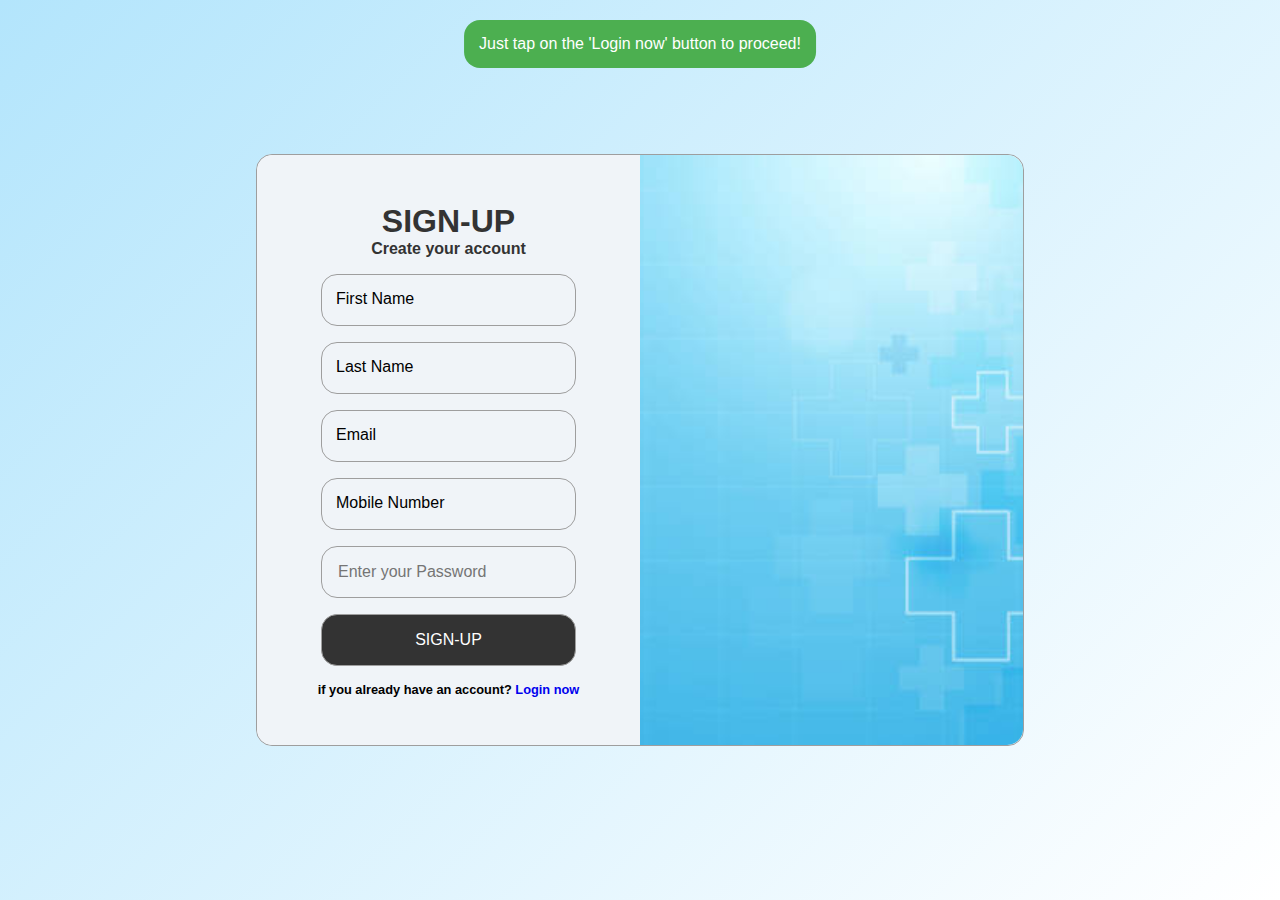
<file: index.html>
<!DOCTYPE html>
<html lang="en">
  <head>
    <meta charset="UTF-8" />
    <meta name="viewport" content="width=device-width, initial-scale=1.0" />
    <link rel="stylesheet" href="registration.css" />
    <title>Registration</title>

    <script>
      window.onload = function () {
        const notification = document.getElementById("notification");
        notification.style.display = "block"; // Show notification
        setTimeout(() => {
          notification.style.display = "none"; // Hide notification after 3 seconds
        }, 3000);
      };
    </script>
  </head>
  <body>
    <main>
      <div id="notification" class="notification">
        Just tap on the 'Login now' button to proceed!
      </div>
      <section class="form-page">
        <h1>SIGN-UP</h1>
        <h2>Create your account</h2>
        <form>
          <div class="input-box">
            <input
              required=""
              type="text"
              name="first-name"
              autocomplete="off"
              class="input"
            />
            <label for="first-name" class="user-label">First Name</label>
          </div>

          <div class="input-box">
            <input
              required=""
              type="text"
              name="Last-name"
              autocomplete="off"
              class="input"
            />
            <label for="last-name" class="user-label">Last Name</label>
          </div>

          <div class="input-box">
            <input
              required=""
              type="email"
              name="email"
              autocomplete="off"
              class="input"
            />
            <label for="email" class="user-label">Email</label>
          </div>

          <div class="input-box">
            <input
              required=""
              type="number"
              name="number"
              autocomplete="off"
              class="input"
            />
            <label for="number" class="user-label">Mobile Number</label>
          </div>

          <div class="input-box">
            <input
              required=""
              type="password"
              name="password"
              placeholder="Enter your Password"
              autocomplete="off"
              class="input"
            />
            <label for="password" class="user-label"></label>
          </div>

          <button>SIGN-UP</button>
        </form>
        <h3 class="register">
          if you already have an account? <a href="sign-in.html">Login now</a>
        </h3>
      </section>

      <section class="img-page"></section>
    </main>
  </body>
</html>
</file>
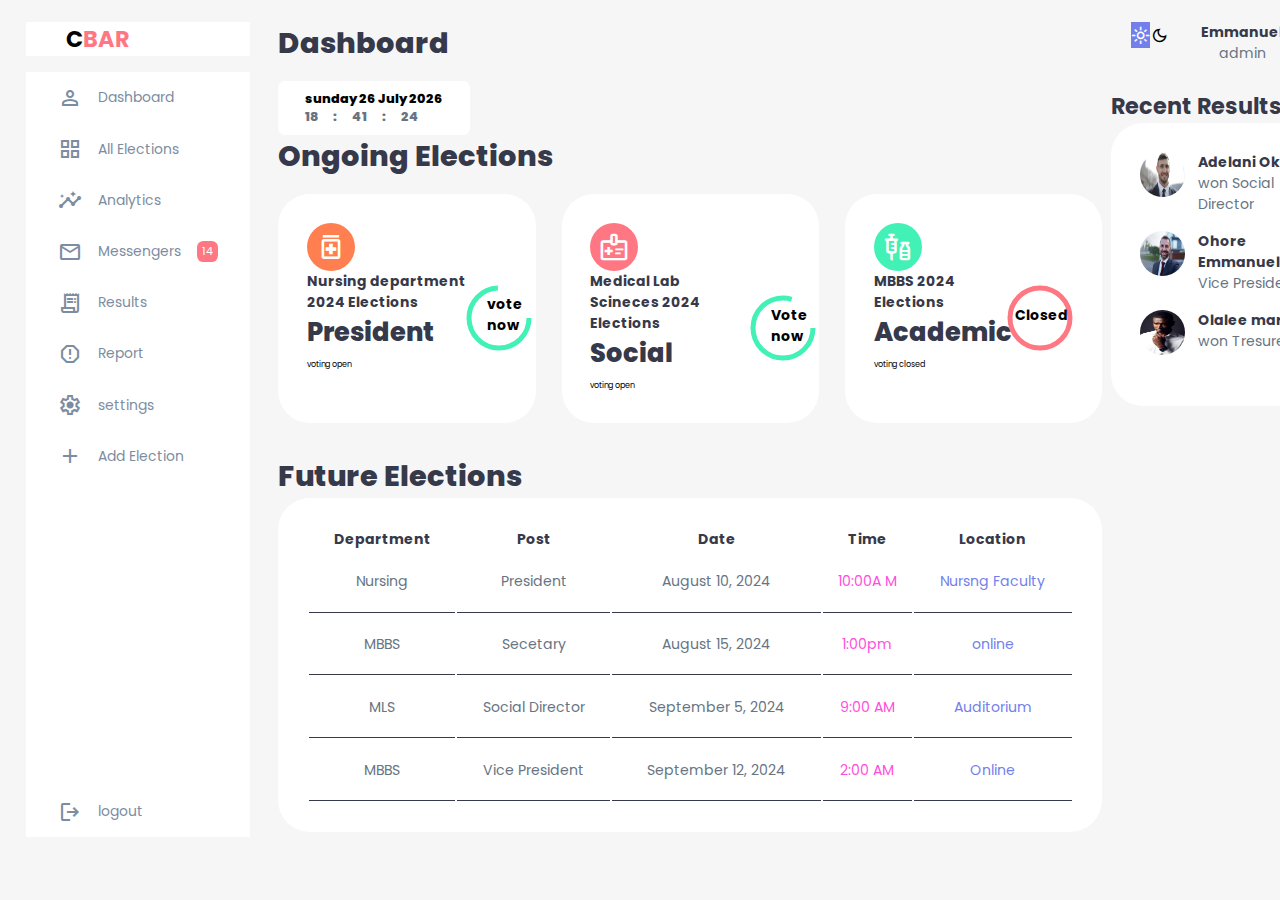
<file: Dashboard.html>
<!DOCTYPE html>
<html lang="en">
<head>
    <meta charset="UTF-8">
    <meta name="viewport" content="width=device-width, initial-scale=1.0">
    <link rel="stylesheet" href="Dashbaord.css">
    <link rel="stylesheet" href="https://fonts.googleapis.com/css2?family=Material+Symbols+Outlined:opsz,wght,FILL,GRAD@20..48,100..700,0..1,-50..200" />
    <title>Dash-Board</title>
</head>
<body>
<div class="container">
    <span class="material-symbols-outlined menu">
        menu
    </span>
    <!-- aside section start -->
     <aside>
        <div class="top">
            <div class="img">
                <h2>C<span class="danger">BAR</span></h2>
            </div>
            <div class="close">
                <span class="material-symbols-outlined">
                   close
                </span>
            </div>
        </div>
     <!-- end top -->
      <div class="sidebar">
        <div class="expand-btn">
            <span class="material-symbols-outlined">
                arrow_back
            </span>
        </div>
        <a href="#">
            <span class="material-symbols-outlined">person_outline</span>
            <h3  class="hide">Dashboard</h3>
        </a>

        <a href="#">
            <span class="material-symbols-outlined">grid_view</span> 
            <h3  class="hide">All Elections</h3>
        </a>

        <a href="#">
            <span class="material-symbols-outlined">insights</span>
            <h3  class="hide">Analytics</h3>
        </a>

        <a href="#">
            <span class="material-symbols-outlined">mail_outline</span>
            <h3  class="hide">Messengers</h3>
            <span class="msg_count hide">14</span>
        </a>
        
        <a href="#">
            <span class="material-symbols-outlined">receipt_long</span>
            <h3  class="hide">Results</h3>
        </a>

        <a href="#">
            <span class="material-symbols-outlined">report_gmailerrorred</span>
            <h3  class="hide">Report</h3>
        </a>

        <a href="#">
            <span class="material-symbols-outlined">settings</span>
            <h3  class="hide">settings</h3>
        </a>

        <a href="#">
            <span class="material-symbols-outlined">add</span>
            <h3  class="hide">Add Election</h3>
        </a>

        <a href="#">
            <span class="material-symbols-outlined">logout</span>
            <h3  class="hide">logout</h3>
        </a>

      </div>
     </aside>
     <!-- aside section end -->

    <!-- main section start -->
       <main>
        <h1> Dashboard</h1>
        <div class="clock">
                <div id="Date"> monday september 2024</div>
                <ul>
                    <li id="hours">00</li>
                    <li id="point">:</li>
                    <li id="min">00</li>
                    <li id="point">:</li>
                    <li id="sec">00</li>
    
                </ul>
        </div>
        <h1> Ongoing Elections</h1>

        <!-- start insights -->
        <div class="insights">
            
            <!-- start selling -->
             <div class="sales">
                <span class="material-symbols-outlined">medication</span>
                <div class="middle">
                    <div class="left">
                        <h3>Nursing department 2024 Elections</h3>
                        <h1>President</h1>
                    </div>
                    
                    <div class="progress">
                        <svg>
                            <circle r="30" cy="40" cx="40"></circle>
                        </svg>
                        <div class="number ">vote now</div>
                    </div>
                </div>
                <small> voting open</small>
             </div>
             <!-- end selling -->

            <!-- start expense -->
            <div class="expenses">
                <span class="material-symbols-outlined">medical_information</span>
                <div class="middle">
                    <div class="left">
                        <h3>Medical Lab Scineces 2024 Elections</h3>
                        <h1>Social </h1>
                    </div>
                    
                    <div class="progress">
                        <svg>
                            <circle r="30" cy="40" cx="40"></circle>
                        </svg>
                        <div class="number ">Vote now</div>
                    </div>
                </div>
                <small> voting open</small>
             </div>
             <!-- end selling -->


            <!-- start income -->
            <div class="income">
                <span class="material-symbols-outlined">vaccines</span>
                <div class="middle">
                    <div class="left">
                        <h3>MBBS 2024 Elections</h3>
                        <h1>Academic</h1>
                    </div>
                    
                    <div class="progress">
                        <svg>
                            <circle r="30" cy="40" cx="40"></circle>
                        </svg>
                        <div class="number adjustments">Closed</div>
                    </div>
                </div>
                <small> voting closed</small>
             </div>
             <!-- end income -->
        </div>
        <!-- end insight -->

         <!-- start recent orders -->
          <div class="recent_order">
            <h1>Future Elections</h1>
            <table>
                <thead>
                    <tr>
                        <th>Department</th>
                        <th>Post</th>
                        <th>Date</th>
                        <th>Time</th>
                        <th>Location</th>
                    </tr>
                </thead>
                <tbody>


                    <tr>
                        <td>Nursing</td>
                        <td>President</td>
                        <td>August 10, 2024</td>
                        <td class="warning">10:00A M</td>
                        <td class="primary">Nursng Faculty</td>
                    </tr>

                    <tr>
                        <td>MBBS</td>
                        <td>Secetary</td>
                        <td>August 15, 2024</td>
                        <td class="warning">1:00pm</td>
                        <td class="primary">online</td>
                    </tr>

                    <tr>
                        <td>MLS</td>
                        <td>Social Director</td>
                        <td> September 5, 2024</td>
                        <td class="warning">9:00 AM</td>
                        <td class="primary">Auditorium</td>
                    </tr>

                    <tr>
                        <td>MBBS</td>
                        <td>Vice President</td>
                        <td>September 12, 2024</td>
                        <td class="warning">2:00 AM</td>
                        <td class="primary">Online</td>
                    </tr>

                </tbody>
            </table>
          </div>





          <!-- end recent orders -->

       </main>
    <!-- main section end  -->


     <!-- right section start -->
       <div class="right">
        <!-- start top -->
        <div class="top">
            <button id="menu_bar">
                <span class="material-symbols-outlined">menu</span>
            </button>
            <div class="theme-toggler">
                <span class="material-symbols-outlined active">light_mode</span>
                <span class="material-symbols-outlined">dark_mode</span>
            </div>
            <div class="profile">
                <div class="info">
                    <p><b>Emmanuel</b></p>
                    <p>admin</p>
                    <small class="text-muted"></small>
                </div>
                <div class="profile-photo">
                    <img src="Assets/avatar-jessica.jpeg" alt="profle img">
                </div>
            </div>
        </div>
        <!-- end top -->
        
        <!-- start recent updates -->
        <div class="recent_updates">
            <h2>Recent Results</h2>

            <div class="updates">
            <div class="update">
                <div class="profile-photo">
                    <img src="Assets/profofile 4.webp" alt="">
                </div>
                <div class="message">
                    <p><b>Adelani Okiki</b> won Social Director</p>
                </div>
            </div>

            <div class="update">
                <div class="profile-photo">
                    <img src="Assets/profile 3.jpeg" alt="">
                </div>
                <div class="message">
                    <p><b>Ohore Emmanuel</b> won Vice President</p>
                </div>
            </div>

            <div class="update">
                <div class="profile-photo">
                    <img src="Assets/profile2.jpg">
                </div>
                <div class="message">
                    <p><b>Olalee martins</b> won Tresurer</p>
                </div>
            </div>

        </div>

        </div>
        <!-- end recent updates -->





       </div>
     <!-- end right section -->
</div>
<script lang="javascript" src="dashboard.js"></script>
</body>
</html>
</file>
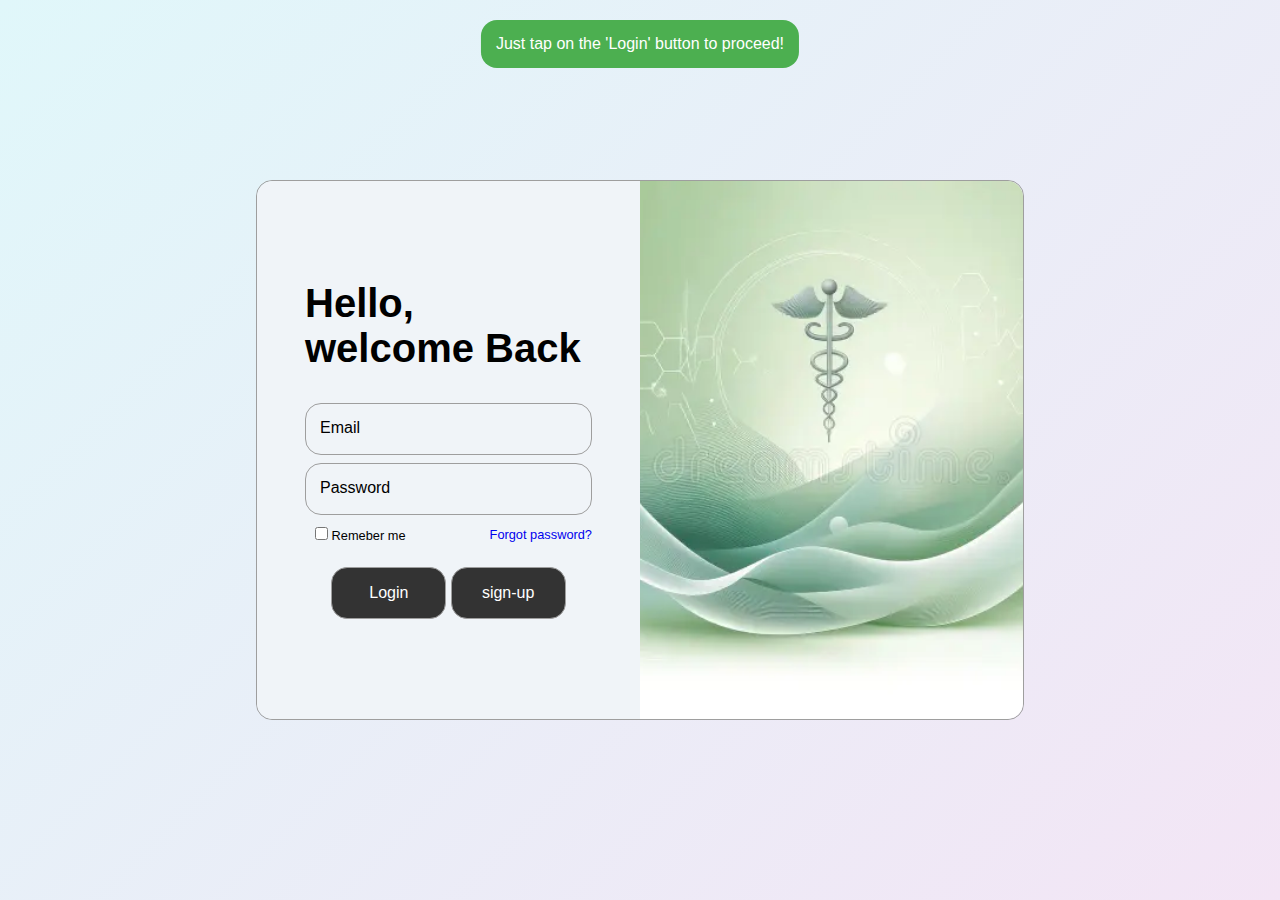
<file: sign-in.html>
<!DOCTYPE html>
<html lang="en">
  <head>
    <meta charset="UTF-8" />
    <meta name="viewport" content="width=device-width, initial-scale=1.0" />
    <link rel="stylesheet" href="sign-in.css" />
    <title>Sign-in</title>

    <script>
      window.onload = function () {
        const notification = document.getElementById("notification");
        notification.style.display = "block"; // Show notification
        setTimeout(() => {
          notification.style.display = "none"; // Hide notification after 3 seconds
        }, 3000);
      };
    </script>
  </head>
  <body>
    <div id="notification" class="notification">
      Just tap on the 'Login' button to proceed!
    </div>
    <main>
      <section class="form-page">
        <h1>Hello, welcome Back</h1>
        <form>
          <div class="input-box">
            <input required="" type="email" name="email" class="input" />
            <label for="email" class="user-label">Email</label>
          </div>

          <div class="input-box">
            <input
              required=""
              type="password"
              name="password"
              autocomplete="off"
              class="input"
            />
            <label for="password" class="user-label">Password</label>
          </div>

          <div class="input-memory">
            <label for="memory" class="memory"
              ><input type="checkbox" id="memory" /> Remeber me</label
            >
            <p class="forgot-password"><a href="#">Forgot password?</a></p>
          </div>
        </form>

        <div class="btn-container">
          <button class="Login"><a href="Dashboard.html">Login</a></button>
          <button class="sign-up">
            <a href="index.html">sign-up</a>
          </button>
        </div>
      </section>
      <section class="img-page"></section>
    </main>
  </body>
</html>
</file>
<file: registration.css>
@font-face {
  font-family: "Poppins";
  src: url(https://fonts.google.com/specimen/Poppins);
}
* {
  padding: 0;
  margin: 0;
  box-sizing: border-box;
  text-decoration: none;
  list-style: none;
  font-family: "Poppins", sans-serif;
}

body {
  background: linear-gradient(135deg, #b3e5fc, #ffffff);
  height: 100vh;
  display: flex;
  justify-content: center;
  align-items: center;
}
main {
  display: flex;
  width: 60%;
  border-radius: 1rem;
  border: solid 1.5px #9e9e9e;
  background-color: #f0f4f8;
}
main h1,
h2 {
  text-align: center;
  color: #333;
}
main h2 {
  font-size: 1rem;
}

.form-page {
  background-color: #f0f4f8;
  display: flex;
  flex-direction: column;
  padding: 3rem;
  border-radius: 1rem 0 0 1rem;
  width: 50%;
}

form {
  display: flex;
  flex-direction: column;
  gap: 1rem;
  margin: 1rem;
}

.input-box {
  position: relative;
}

.input {
  border: solid 1.5px #9e9e9e;
  border-radius: 1rem;
  width: 100%;
  background: none;
  padding: 1rem;
  font-size: 1rem;
  color: #000000;
  transition: border 150ms cubic-bezier(0.4, 0, 0.2, 1);
}

.user-label {
  position: absolute;
  left: 15px;
  color: #000000;
  pointer-events: none;
  transform: translateY(1rem);
  transition: 150ms cubic-bezier(0.4, 0, 0.2, 1);
}

.input:focus,
input:valid {
  outline: none;
  border: 1.5px solid #1a73e8;
}

.input:focus ~ label,
input:valid ~ label {
  transform: translateY(-50%) scale(0.8);
  background: #f0f4f8;
  padding: 0 0.2em;
  color: #000000;
}

button {
  width: 100%;
  background-color: #333;
  color: white;
  font-size: 1rem;
  padding: 1rem;
  border: solid 1.5px #9e9e9e;
  border-radius: 1rem;
  transition: background-color 1s ease-in-out, color 1s ease-in-out;
}
button:hover {
  background-color: #ffffff;
  color: black;
}

.register {
  font-size: 0.8rem;
  text-align: center;
}

.img-page {
  border-radius: 0 1rem 1rem 0;
  background: url(Assets/registration.jpg);
  background-position: center;
  background-repeat: no-repeat;
  background-size: cover;
  width: 50%;
}
.notification {
  display: none;
  background-color: #4caf50;
  color: white;
  text-align: center;
  padding: 15px;
  border-radius: 1rem;
  position: absolute;
  top: 20px;
  left: 50%;
  transform: translateX(-50%);
}

@media (max-width: 1200px) {
  main {
    width: 90%;
  }
  .form-page {
    padding: 1rem;
  }
  .form-page h1 {
    font-size: 1.2rem;
  }
  .form-page h2 {
    font-size: 1rem;
  }
  label {
    font-size: 0.85rem;
  }
  input::placeholder {
    font-size: 0.85rem;
  }
  button {
    font-size: 0.8rem;
  }
  h3 {
    font-weight: 400;
  }
}

@media (max-width: 750px) {
  body {
    background: url(Assets/registration.jpg);
    background-position: center;
    background-repeat: no-repeat;
    background-size: cover;
  }
  .form-page {
    width: 100%;
    border-radius: 1rem;
  }
  .img-page {
    display: none;
  }
}

@media (max-width: 500px) {
  main {
    width: 85%;
  }
  .form-page {
    padding: 1.5rem;
  }
  form {
    width: 100%;
    margin: 1rem 0;
  }
  .form-page h1 {
    font-size: 1.2rem;
  }
  .form-page h2 {
    font-size: 1rem;
  }
  label {
    font-size: 0.85rem;
  }
  input::placeholder {
    font-size: 0.85rem;
  }
  button {
    font-size: 0.8rem;
  }
  .notification {
    font-size: 0.8rem;
    border-radius: 1rem;
  }
  h3 {
    font-weight: 400;
  }
}
</file>
<file: Dashbaord.css>
@import url("https://fonts.googleapis.com/css2?family=Poppins:ital,wght@0,100;0,200;0,300;0,400;0,500;0,600;0,700;0,800;0,900;1,100;1,200;1,300;1,400;1,500;1,600;1,700;1,800;1,900&display=swap");
* {
  margin: 0;
  padding: 0;
  box-sizing: border-box;
  text-decoration: none;
  list-style: none;
  appearance: none;
}
:root {
  --clr-primary: #7380ec;
  --clr-danger: #ff7782;
  --clr-success: #41f1b6;
  --clr-white: #fff;
  --clr-info-dark: #7d8da1;
  --clr-info-light: #dce1eb;
  --clr-dark: #363949;
  --clr-warning: #ff4edc;
  --clr-light: rgba(132, 139, 200, 0.18);
  --clr-primary-variant: #111e88;
  --clr-dark-variant: #677483;
  --clr-color-background: #f6f6f6;

  --card-border-radius: 2rem;
  --boder-radius-1: 0.4rem;
  --boder-radius-2: 0.8rem;
  --boder-radius-3: 1.2rem;

  --card-padding: 1.8rem;
  --padding-1: 1.2rem;
  --box-shadow: 0 2rem 3rem var(var(--clr-light));
}
body {
  font-family: "Poppins", sans-serif;
  width: 100vw;
  height: 100vh;
  font-size: 0.88rem;
  user-select: none;
  overflow-x: hidden;
  font-style: normal;
  background: var(--clr-color-background);
}

.container {
  display: grid;
  width: 96%;
  gap: 1.8rem;
  grid-template-columns: 14rem auto 14rem;
  margin: 0 auto;
}

.collapsed-container {
  grid-template-columns: 6rem auto 14rem;
}

.container .menu {
  position: absolute;
  opacity: 0;
  pointer-events: none;
}

a {
  color: var(--clr-dark);
}
h1 {
  font-weight: 800;
  font-size: 1.8rem;
}
h2 {
  font-size: 1.4rem;
}
h3 {
  font-size: 0.87rem;
}
h4 {
  font-size: 0.8;
}
h5 {
  font-size: 0.77rem;
}

small {
  font-size: 0.5rem;
}

.profile-photo img {
  width: 2.8rem;
  height: 2.8rem;
  border-radius: 50%;
  overflow: hidden;
}

.text-muted {
  color: var(--clr-info-dark);
}
p {
  color: var(--clr-dark-variant);
}

b {
  color: var(--clr-dark);
}
.primary {
  color: var(--clr-primary);
}
.success {
  color: var(--clr-success);
}
.danger {
  color: var(--clr-danger);
}
.warning {
  color: var(--clr-warning);
}

/* aisde */
aside {
  height: 100vh;
}

aside .top {
  background-color: var(--clr-white);
  display: flex;
  justify-content: space-around;
  align-items: center;
  margin-top: 1.4rem;
}

aside .logo {
  display: flex;
  gap: 1rem;
}

aside .top div.close span {
  display: none;
}

/* 
********************
/* sidebar */
/* *****************/

aside .sidebar {
  background-color: var(--clr-white);
  display: flex;
  flex-direction: column;
  height: 85vh;
  position: relative;
  top: 1rem;
  transition: width 0.2s ease-in;
}

aside .expand-btn {
  position: absolute;
  top: 4%;
  width: 45px;
  height: 45px;
  display: flex;
  align-items: center;
  justify-content: center;
  background-color: var(--clr-info-light);
  border-radius: 6px;
  cursor: pointer;
  box-shadow: 0 3px 10px -3px var(--button-color-shadow);
  right: -2.5rem;
  transform: translateY(-50%) translateX(-8px);
  opacity: 0;
  pointer-events: none;
  transition: 0.3s;
}

aside:hover .expand-btn,
.expand-btn.hovered {
  transform: translateY(-50%) translateX(0px);
  opacity: 1;
  pointer-events: all;
}

body.collapsed aside {
  width: 80px;
}

body.collapsed .hide {
  opacity: 0;
  pointer-events: none;
  transition-delay: 0s;
}

body.collapsed .expand-btn .material-symbols-outlined {
  transform: rotate(-180deg);
}

aside h3 {
  font-weight: 400;
}
aside .sidebar a {
  display: flex;
  color: var(--clr-info-dark);
  margin-left: 2rem;
  gap: 1rem;
  align-items: center;
  height: 3.2rem;
  transition: all 0.1s ease-in;
}

aside .sidebar .a .span {
  font-size: 1.6rem;
  transition: all 0.1s ease-in;
}

aside .sidebar a:last-child {
  position: absolute;
  bottom: 0;
  width: 100%;
}

aside .sidebar a:focus {
  background: var(--clr-light);
  color: var(--clr-primary);
  margin-left: 0;
  border-left: 5px solid var(--clr-primary);
}

aside .sidebar a:focus::before {
  content: "";
  width: 6px;
  height: 100px;
  background-color: var() var(--clr-primary);
}

aside .sidebar a:hover {
  color: var(--clr-primary);
}
aside .sidebar a:hover span {
  margin-left: 1rem;
  transition: 0.4s ease;
}

aside .sidebar .msg_count {
  background: var(--clr-danger);
  color: var(--clr-white);
  padding: 2px 5px;
  font-size: 11px;
  border-radius: var(--boder-radius-1);
}

/* ************* */
/* start main styling */

main {
  margin-top: 1.4rem;
  width: auto;
}
main input {
  background-color: transparent;
  border: 0;
  outline: 0;
  color: var(--clr-dark);
}

main .clock {
  border: 1px solid white;
  width: max-content;
  color: black;
  margin-top: 1rem;
  padding: 0.5rem 1.6rem;
  background-color: var(--clr-white);
  border-radius: var(--boder-radius-1);
  font-weight: 800;
}
#Date {
  font-size: 0.8rem;
}
.clock ul {
  list-style: none;
  display: flex;
  font-size: 0.8rem;
  font-weight: 800;
  color: var(--clr-dark-variant);
  gap: 15px;
}

main .insights {
  display: grid;
  grid-template-columns: repeat(3, 1fr);
  gap: 1.6rem;
}

main .insights > div {
  background-color: var(--clr-white);
  padding: var(--card-padding);
  border-radius: var(--card-border-radius);
  margin-top: 1rem;
  box-shadow: var(--box-shadow);
  transition: all 0.3s ease;
}

main .insights > div:hover {
  box-shadow: none;
}

main .insights > div span {
  background-color: coral;
  padding: 0.5rem;
  border-radius: 50%;
  color: var(--clr-white);
  font-size: 2rem;
}

main .insights .expenses span {
  background-color: var(--clr-danger);
}
main .insights .income span {
  background-color: var(--clr-success);
}

main .insights > div .middle {
  display: flex;
  align-items: center;
  justify-content: space-between;
}

main .insights > div .middle h1 {
  font-size: 1.6rem;
}
main h1 {
  color: var(--clr-dark);
}
main .insights h1 {
  color: var(--clr-dark);
}
main .insights h3 {
  color: var(--clr-dark);
}
main .insights p {
  color: var(--clr-dark);
}
main .insights .progress {
  position: relative;
  height: 68px;
  width: 68px;
  border-radius: 50px;
}

main .insights svg {
  height: 150px;
  width: 150px;
  position: absolute;
  top: 0;
}

main .insights svg circle {
  fill: none;
  stroke: var(--clr-success);
  transform: rotate(270, 80, 80);
  stroke-width: 5;
}

main .insights .sales svg circle {
  stroke-dashoffset: 10;
  stroke-dasharray: 150;
}
main .insights .expenses svg circle {
  stroke-dashoffset: 0;
  stroke-dasharray: 150;
}
main .insights .income svg circle {
  stroke: var(--clr-danger);
}

main .insights .progress .number {
  position: absolute;
  top: 5%;
  left: 50%;
  height: 100%;
  width: 100%;
  display: flex;
  justify-content: center;
  align-items: center;
  font-weight: 700;
}

main .insights .progress .adjustments {
  left: 10%;
}

main .recent_order {
  margin-top: 2rem;
}
main .recent_order h2 {
  color: var(--clr-dark);
}

main .recent_order table {
  background-color: var(--clr-white);
  width: 100%;
  padding: var(--card-padding);
  border-radius: var(--card-border-radius);
  box-shadow: var(--box-shadow);
  transition: all 0.3s ease;
  text-align: center;
  color: var(--clr-dark);
}

main .recent_order table:hover {
  box-shadow: none;
}
main table tbody tr {
  height: 3.8rem;
  border-bottom: 1px solid var(--clr-white);
  color: var(--clr-dark-variant);
}

main table tbody td {
  height: 3.8rem;
  border-bottom: 1px solid var(--clr-dark);
}
main table tbody tr:last-child {
  border: none;
}

main .recent_order a {
  text-align: center;
  display: block;
  margin: 1rem;
}

/* ************* */
/* start right side style */
/* ********************* */

.right {
  margin-top: 1.4rem;
}

.right h2 {
  color: var(--clr-dark);
}

.right .top {
  display: flex;
  justify-content: start;
  gap: 2rem;
}

.right .top button {
  display: none;
}

.right .theme-toggler {
  display: flex;
  align-items: center;
  justify-content: space-between;
  height: 1.6rem;
  width: 4.2rem;
  border-radius: var(--boder-radius-1);
}
.right .theme-toggler span {
  font-size: 1.2rem;
  width: 50%;
  height: 100%;
  display: flex;
  justify-content: center;
  align-items: center;
}

.right .theme-toggler .active {
  background-color: var(--clr-primary);
  color: white;
}

.right .top .profile {
  display: flex;
  gap: 2rem;
  text-align: center;
}

.right .info h3 {
  color: var(--clr-dark);
}
.right .item h3 {
  color: var(--clr-dark);
}

.right .recent_updates {
  margin-top: 1rem;
  margin-left: -20px;
}

.right .recent_updates .updates {
  background-color: var(--clr-white);
  padding: var(--card-padding);
  border-radius: var(--card-border-radius);
  box-shadow: var(--box-shadow);
  transition: all 0.3s ease;
}
.right .recent_updates .updates:hover {
  box-shadow: none;
}

.right .recent_updates .update {
  display: grid;
  grid-template-columns: 2.6rem auto;
  gap: 1rem;
  margin-bottom: 1rem;
}

/* **************** */
/* media query */
/* **************** */

/* LAPTOP VIEW */
@media (min-width: 1024px) and (max-width: 1300px) {
  main .insights > div {
    width: fit-content;
  }
  main .insights > div .middle {
    width: 200px;
  }
  main .insights .progress .adjustments {
    left: -3%;
  }

  main .insights svg {
    left: -20%;
  }
}

/* ***********  */
/* TABLET VIEW */
/* ************ */

@media (max-width: 900px) {
  .container {
    width: 100%;
    grid-template-columns: 1fr;
    overflow: hidden;
  }
  main .clock {
    margin-left: 1.2rem;
    margin-bottom: 1rem;
  }

  aside {
    display: none;
    position: fixed;
    width: 18rem;
    margin-top: 2rem;
    z-index: 3;
    background: var(--clr-white);
  }

  aside .logo h2 {
    display: inline;
  }
  aside .sidebar h3 {
    display: inline;
  }
  aside .sidebar a {
    width: 100%;
    height: 3.4rem;
  }
  aside.active {
    display: block;
  }
  aside .top div.close span {
    display: block;
  }
  .right .top {
    position: fixed;
    top: 0;
    right: 0;
    display: flex;
    justify-content: center;
    background-color: var(--clr-white);
    align-items: center;
    padding: 0 0.8rem;
    width: 100%;
    height: 4.6rem;
    z-index: 2;
    box-shadow: 0 1rem 1rem var(--clr-white);
    margin: 0;
  }
  main {
    margin-top: 6rem;
  }
  main > h1,
  .date {
    margin-left: 30px;
  }
  main .insights {
    grid-template-columns: repeat(1, 1fr);
    gap: 1.6rem;
    padding: 20px;
  }

  main .insights .progress .number {
    left: 10%;
  }
  main .recent_order {
    padding: 30px;
    margin: 0 auto;
  }
  .right .profile {
    position: absolute;
    left: 75%;
  }
  .right .recent_updates {
    padding: 0 40px;
    margin-top: -20px;
  }
  .right .theme-toggler {
    margin-right: -18rem;
  }

  .container .menu {
    position: absolute;
    top: 1.6rem;
    left: 2rem;
    font-size: 2rem;
    z-index: 3;
    opacity: 1;
    position: fixed;
    pointer-events: all;
  }

  aside:hover .expand-btn,
  .expand-btn.hovered {
    opacity: 0;
    pointer-events: none;
  }
}

/* *********** */
/* MOBILE VIEW */
/* ********** */

@media (max-width: 500px) {
  h1 {
    font-size: 1rem;
  }

  h2 {
    font-size: 1rem;
  }
  h3 {
    font-size: 0.7rem;
  }
  h4 {
    font-size: 0.5rem;
  }
  h5 {
    font-size: 0.4rem;
  }
  p {
    font-size: 0.8rem;
  }

  small {
    font-size: 0.5rem;
  }
  .number {
    font-size: 0.6rem;
  }

  .profile-photo img {
    width: 2.8rem;
    height: 2.8rem;
    border-radius: 50%;
    overflow: hidden;
  }

  th,
  td {
    font-size: 0.7rem;
  }

  .right .theme-toggler {
    margin-right: 10rem;
    margin-top: 0.5rem;
  }

  .profile .info p {
    font-size: 0.7rem;
  }
  .right .profile {
    position: absolute;
    left: 65%;
  }
  main .recent_order {
    padding: 1rem;
  }
  .recent_order h1 {
    margin-bottom: 2rem;
  }
  .recent_updates p {
    font-size: 0.7rem;
  }
  .recent_updates h2 {
    margin-bottom: 1rem;
  }
}

/* *************** */
/* SMALL MOBILE VIEW */
/* **************** */
@media (max-width: 400px) {
  .right .profile {
    position: absolute;
    left: 60%;
  }
  .right .theme-toggler {
    margin-right: 9rem;
    margin-top: 0.5rem;
  }
}
</file>
<file: sign-in.css>
@font-face {
  font-family: "Poppins";
  src: url(https://fonts.google.com/specimen/Poppins);
}
* {
  padding: 0;
  margin: 0;
  box-sizing: border-box;
  text-decoration: none;
  list-style: none;
  font-family: "Poppins", sans-serif;
}

body {
  display: flex;
  height: 100vh;
  justify-content: center;
  align-items: center;
  background: linear-gradient(135deg, #e0f7fa, #f3e5f5);
}
main {
  width: 60%;
  height: 60vh;
  display: flex;
  border-radius: 1rem;
  border: solid 1.5px #9e9e9e;
}
.form-page {
  background-color: #f0f4f8;
  display: flex;
  justify-content: center;
  flex-direction: column;
  padding: 3rem;
  border-radius: 1rem 0 0 1rem;
  width: 50%;
}
.form-page h1 {
  font-size: 2.5rem;
}
form {
  display: flex;
  flex-direction: column;
  gap: 0.5rem;
  margin-top: 2em;
}

.input-box {
  position: relative;
}

.input {
  border: solid 1.5px #9e9e9e;
  border-radius: 1rem;
  width: 100%;
  background: none;
  padding: 1rem;
  font-size: 1rem;
  color: #000000;
  transition: border 150ms cubic-bezier(0.4, 0, 0.2, 1);
}

.user-label {
  position: absolute;
  left: 15px;
  color: #000000;
  pointer-events: none;
  transform: translateY(1rem);
  transition: 150ms cubic-bezier(0.4, 0, 0.2, 1);
}

.input:focus,
input:valid {
  outline: none;
  border: 1.5px solid #1a73e8;
}

.input:focus ~ label,
input:valid ~ label {
  transform: translateY(-50%) scale(0.8);
  background: #f0f4f8;
  padding: 0 0.2em;
  color: #000000;
}

.input-memory {
  display: flex;
  font-size: 0.8rem;
  margin-top: 0.3rem;
  margin-left: 10px;
  justify-content: space-between;
}

.btn-container {
  margin-top: 1.5rem;
  text-align: center;
}

button {
  width: 40%;
  background-color: #333;
  color: white;
  font-size: 1rem;
  padding: 1rem;
  border: solid 1.5px #9e9e9e;
  border-radius: 1rem;
  transition: background-color 1s ease-in-out, color 1s ease-in-out;
}
button a {
  color: white;
  transition: color 1s ease-in-out;
}
button:hover a {
  color: black;
}
button:hover {
  background-color: #ffffff;
  color: black;
}
.notification {
  display: none; /* Hidden by default */
  background-color: #4caf50; /* Green */
  color: white;
  text-align: center;
  padding: 15px;
  border-radius: 1rem;
  position: absolute;
  top: 20px;
  left: 50%;
  transform: translateX(-50%);
}

/* IMG SECTION */
.img-page {
  border-radius: 0 1rem 1rem 0;
  background: url(Assets/opt2.webp);
  background-position: center;
  background-repeat: no-repeat;
  background-size: cover;
  width: 50%;
}

@media (max-width: 1200px) {
  main {
    width: 70%;
    height: 50vh;
  }
  .form-page {
    padding: 1rem 1.5rem;
  }
  .form-page h1 {
    font-size: 1.8rem;
  }
  form {
    margin-top: 1em;
  }
  .input {
    width: 100%;
    height: 3rem;
  }
  .btn-container {
    text-align: center;
  }
  .input-memory {
    margin-top: 0.3rem;
    justify-content: space-between;
  }
  .btn-container {
    margin-top: 1rem;
  }
  button {
    padding: 0.7rem;
    border-radius: 0.8rem;
    width: 35%;
  }
}
/* tablet styling */
@media (max-width: 800px) {
  main {
    width: 90%;
    height: 50vh;
  }
  .notification {
    border-radius: 1rem;
    font-size: 0.8rem;
  }
}

@media (max-width: 750px) {
  body {
    background: url(Assets/registration.jpeg);
    background-position: center;
    background-repeat: no-repeat;
    background-size: cover;
  }
  .notification {
    border-radius: 1rem;
    font-size: 0.8rem;
  }
  .form-page {
    width: 100%;
    border-radius: 1rem;
  }
  .img-page {
    display: none;
  }
}

@media (max-width: 500px) {
  main {
    width: 90%;
    height: 50vh;
  }
  .form-page {
    padding: 2rem;
    text-align: center;
  }
  .form-page h1 {
    font-size: 1.5rem;
  }
  form {
    width: 100%;
    margin: 1rem 0;
  }
  .input {
    width: 100%;
  }
  label {
    font-size: 0.9rem;
  }
  .notification {
    border-radius: 1rem;
    font-size: 0.8rem;
  }
  a {
    font-size: 0.8rem;
  }

  .btn-container {
    text-align: center;
  }
}
</file>
